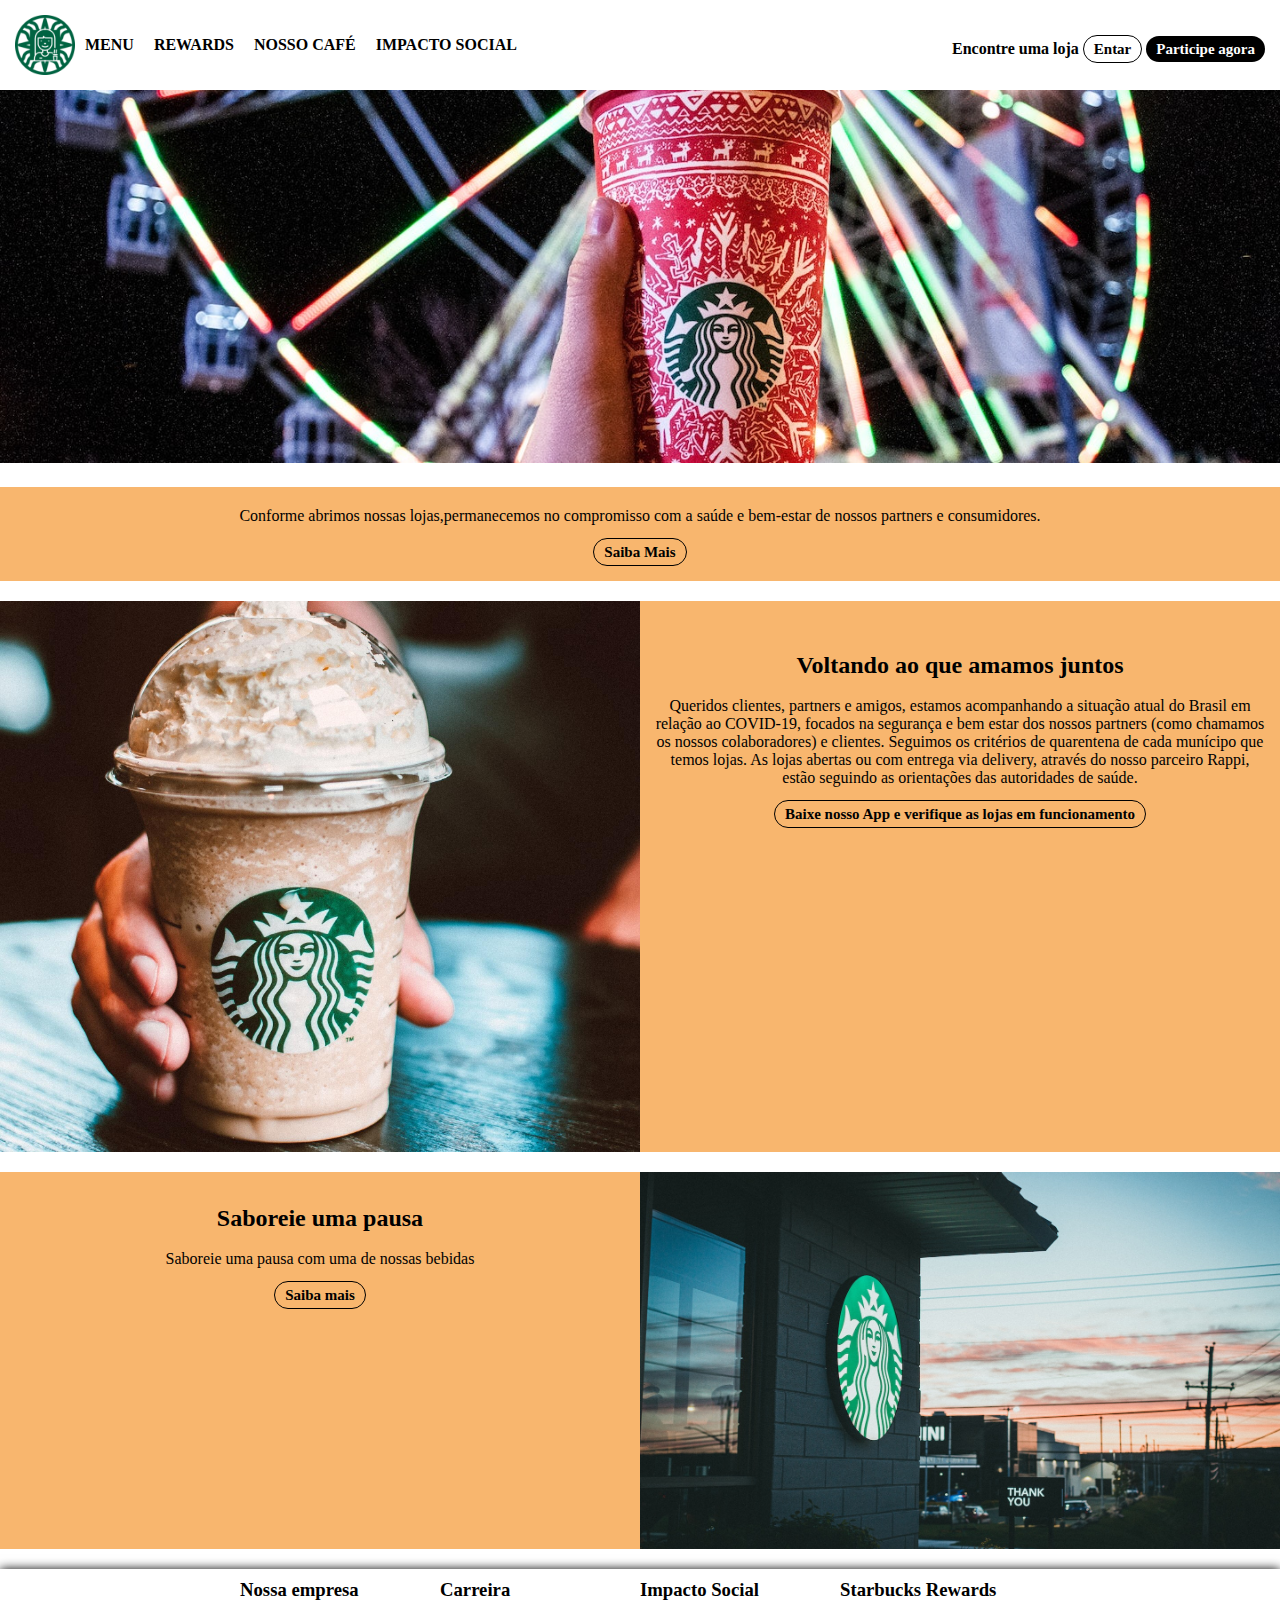
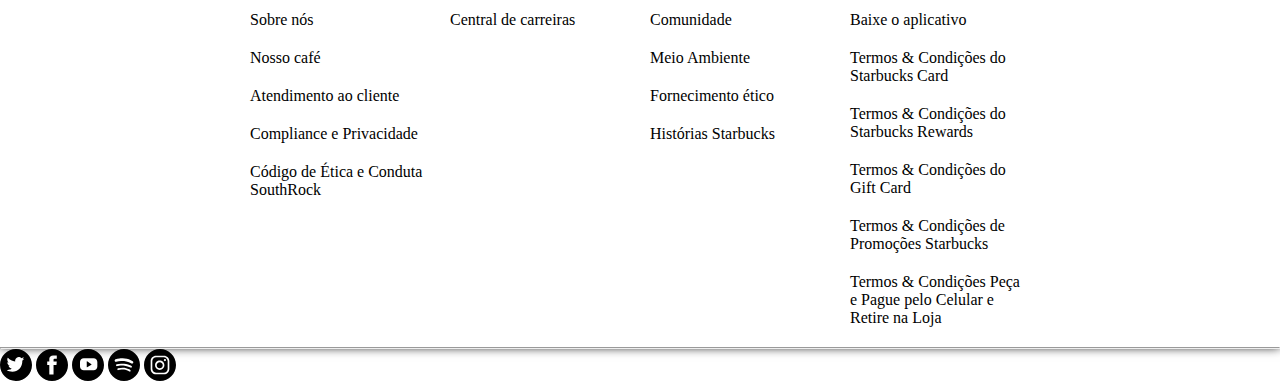
<file: index.html>
<!DOCTYPE html>
<html lang="PT-BR">

<head>
  <meta charset="UTF-8">
  <meta http-equiv="X-UA-Compatible" content="IE=edge">
  <meta name="viewport" content="width=device-width, initial-scale=1.0">
  <title>STARBUCKS</title>
  <link rel="stylesheet" href="css/style.css">
</head>

<body>
  <header>
    <div class="logo-menu">
      <img src="img/logo.png" alt="">
      <nav>
        <ul class="menu">
          <li><a href="#">MENU</a></li>
          <li><a href="#">REWARDS</a></li>
          <li><a href="#">NOSSO CAFÉ</a></li>
          <li><a href="#">IMPACTO SOCIAL</a></li>
        </ul>
      </nav>
    </div>
    <div class="botoes-menu">
      <a href="#" class="botao-loja"> Encontre uma loja</a>
      <a href="#" class="botao-branco"> Entar</a>
      <a href="#" class="botao-preto"> Participe agora</a>
    </div>
  </header>

  <main>
    <img src="img/capasite.jpg" alt="">


    <div class="card1">
      <p>Conforme abrimos nossas lojas,permanecemos no compromisso com a saúde e bem-estar de nossos partners e
        consumidores.</p>
        <br>
      <a href="#" class="botao-branco"> Saiba Mais</a>
    </div>

    <div class="card2">
      <img src="img/site1.jpg" alt="">
      <div class="card3">
        <br>
        <br>
        <h2>Voltando ao que amamos juntos</h2>
        <br>
        <P>Queridos clientes, partners e amigos, estamos acompanhando a situação atual do Brasil em relação ao COVID-19,
          focados na segurança e bem estar dos nossos partners (como chamamos os nossos colaboradores) e clientes.
          Seguimos os critérios de quarentena de cada munícipo que temos lojas. As lojas abertas ou com entrega via
          delivery, através do nosso parceiro Rappi, estão seguindo as orientações das autoridades de saúde.
        </P>
        <br>
          <a href="#" class="botao-branco">Baixe nosso App e verifique as lojas em funcionamento</a>
      </div>
    </div> 
      <div class="card2">
       
        <div class="card3">
          <br>
            <h2>Saboreie uma pausa</h2>
            <br>
            <p>
                Saboreie uma pausa com uma de nossas bebidas
            </p>
            <br>
            <a href="#" class="botao-branco">Saiba mais</a>
        </div>
        <img src="img/site3.jpg" alt="">
    </div>
  </main>

  <footer>
    <div>
        <h3>Nossa empresa</h3>
        <li>Sobre nós</li>
        <li>Nosso café</li>
        <li>Atendimento ao cliente</li>
        <li>Compliance e Privacidade</li>
        <li>Código de Ética e Conduta SouthRock</li>
    </div>
    <div>
      <h3>Carreira</h3>
      <li>Central de carreiras</li>
    </div>
    <div>
        <h3>Impacto Social</h3>
        <li>Comunidade</li>
        <li>Meio Ambiente</li>
        <li>Fornecimento ético</li>
        <li>Histórias Starbucks</li>
    </div>
    <div>
        <h3>Starbucks Rewards</h3>
        <li>Baixe o aplicativo</li>
        <li>Termos & Condições do Starbucks Card</li>
        <li>Termos & Condições do Starbucks Rewards</li>
        <li>Termos & Condições do Gift Card</li>
        <li>Termos & Condições de Promoções Starbucks</li>
        <li>Termos & Condições Peça e Pague pelo Celular e Retire na Loja</li>
    </div>
    </footer>
    <hr>
    <img src="img/icon-twitter.svg" alt="">
    <img src="img/icon-facebook.svg" alt="">
    <img src="img/icon-youtube.svg" alt="">
    <img src="img/icon-spotify.svg" alt="">
    <img src="img/icon-instagram.svg" alt="">

</body>

</html>
</file>
<file: css/style.css>
*{
    margin: 0;
    padding: 0;
    box-sizing: border-box;
}

header{
    display: flex;
    justify-content: space-between;
    align-items: center;
    box-shadow: 0 0 10px black;
    padding: 15px;
}


.logo-menu{
    display:flex
}

.logo-menu > img{
    height: 60px;
}

.menu {
    display: flex;
    align-items: center;
    height: 100%;
}

li {
    list-style-type: none;
    padding: 10px;
}

a{
    text-decoration: none;
    font-family: Georgia, 'Times New Roman', Times, serif;
    font-weight: 600;
    color:black;
}
.botoes-menu{
 height: 10px ;
}

.botao-branco{
border: 1px solid black;
border-radius: 20px;
padding: 5px 10px;
font-size:  15px;
}

.botao-branco:hover{
    background-color: lightgray;
    transition: 0.5s;
    box-shadow: 2px 2px 2px gray;
}

.botao-preto {
    background-color: black;
    color: white;
    border-radius: 20px;
    padding: 5px 10px;
    font-size: 15px;
}

main{
    max-width: 1300px;
    margin: 0 auto; 
}
 main > img {
width: 100%;
 }

 .card1{
    background-color: rgb(248, 182, 110);
    margin-top: 20px;
    margin-bottom: 20px;
    padding: 20px;
    text-align: center;
 }

 .cardi > p {
    margin-bottom: 20px;
    font-size: 15px;
 }

.card2{
    display: flex;
    margin-bottom: 20px;
}

.card2 > img{
    width: 50%;
}
 .card3{
    width: 50%;
    background-color: rgb(248, 182, 110);
    display: 50px;
    flex-direction: column;
    justify-content: center;
    align-items: center;
    padding: 15px;
    text-align: center;
 }

 @media ( max-width:600px) {
    header {
        flex-direction: column;
    }
    .card2{
        flex-direction: column;
    }
    .card2 > img {
        width: 100%;
    }
    .card2 > div {
        width: 100%;
    }
 }
 footer{
    display: flex;
    box-shadow: 0 0 10px black;
    padding: 10px;
    justify-content: center;
 }

 footer > div{
   width: 200px;
 }

 .img{
    justify-content: center;
    align-items: center;
    display: flex;
 }
</file>
